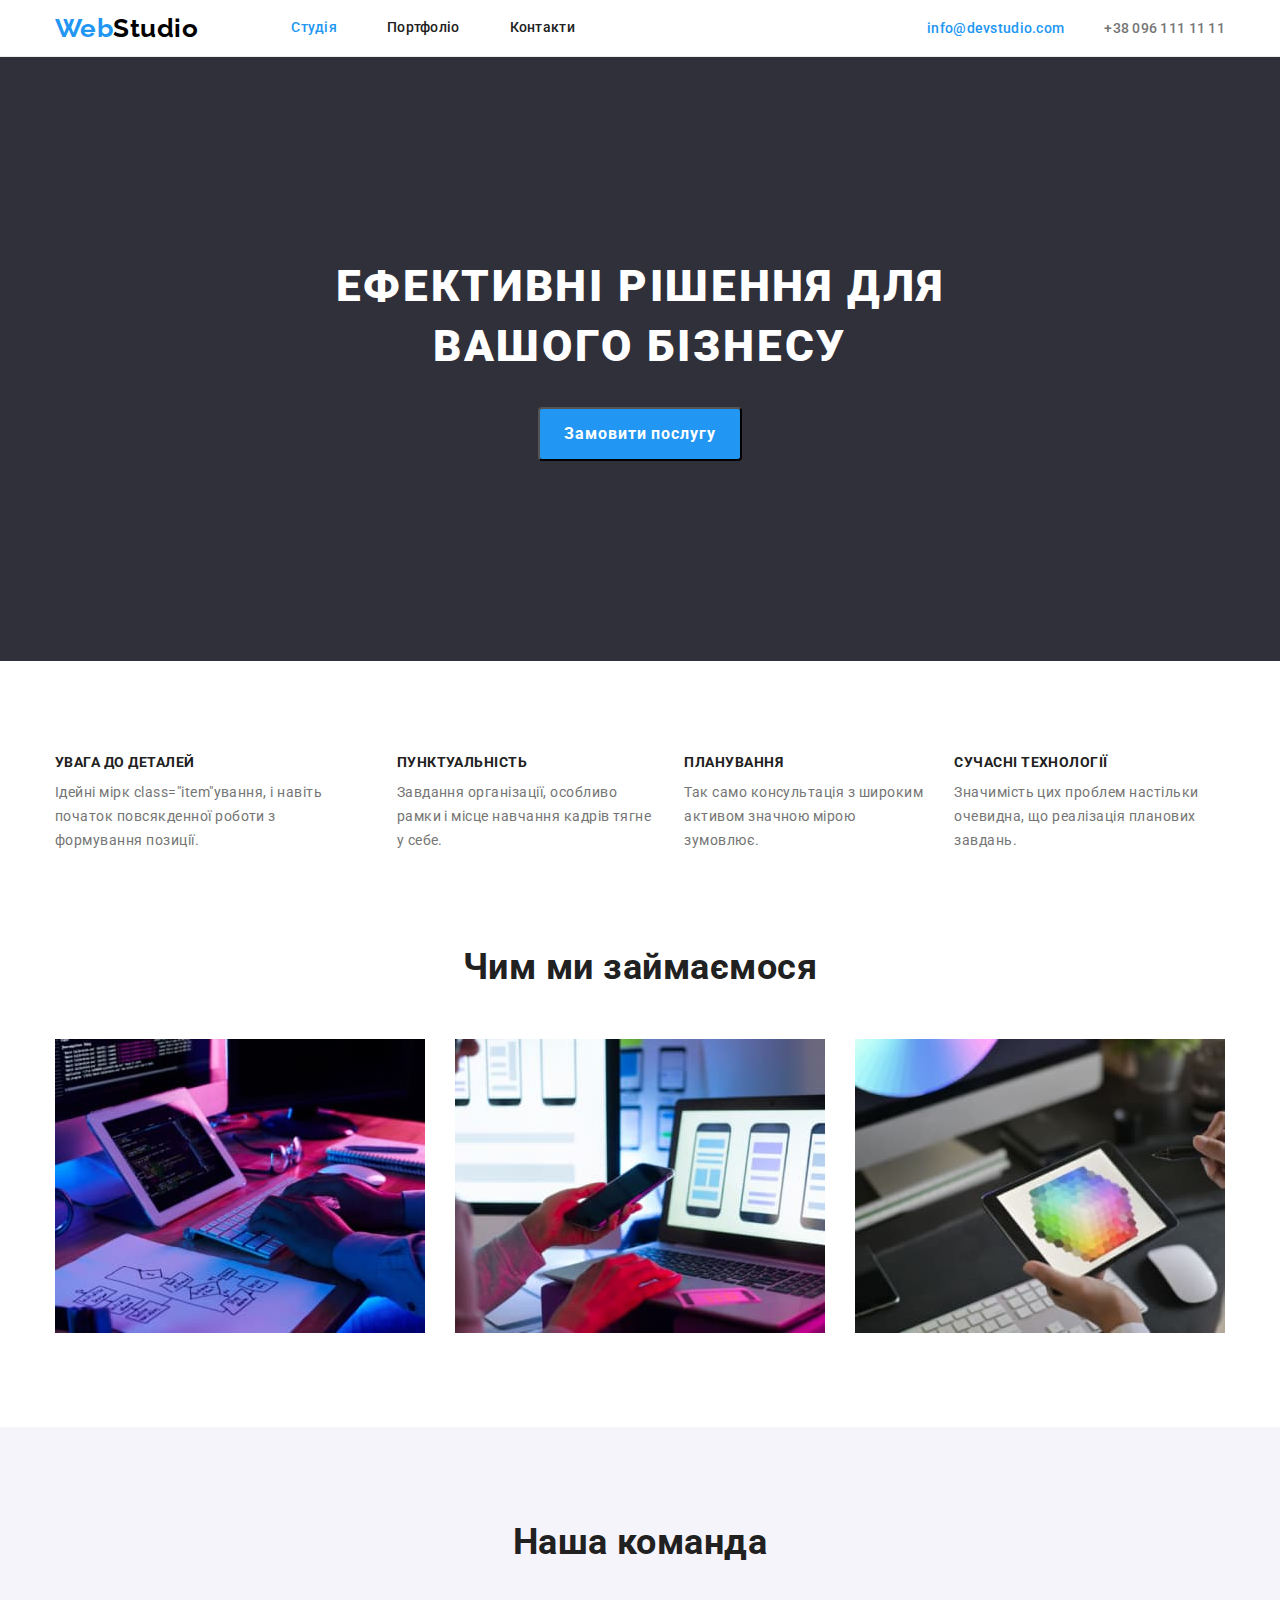
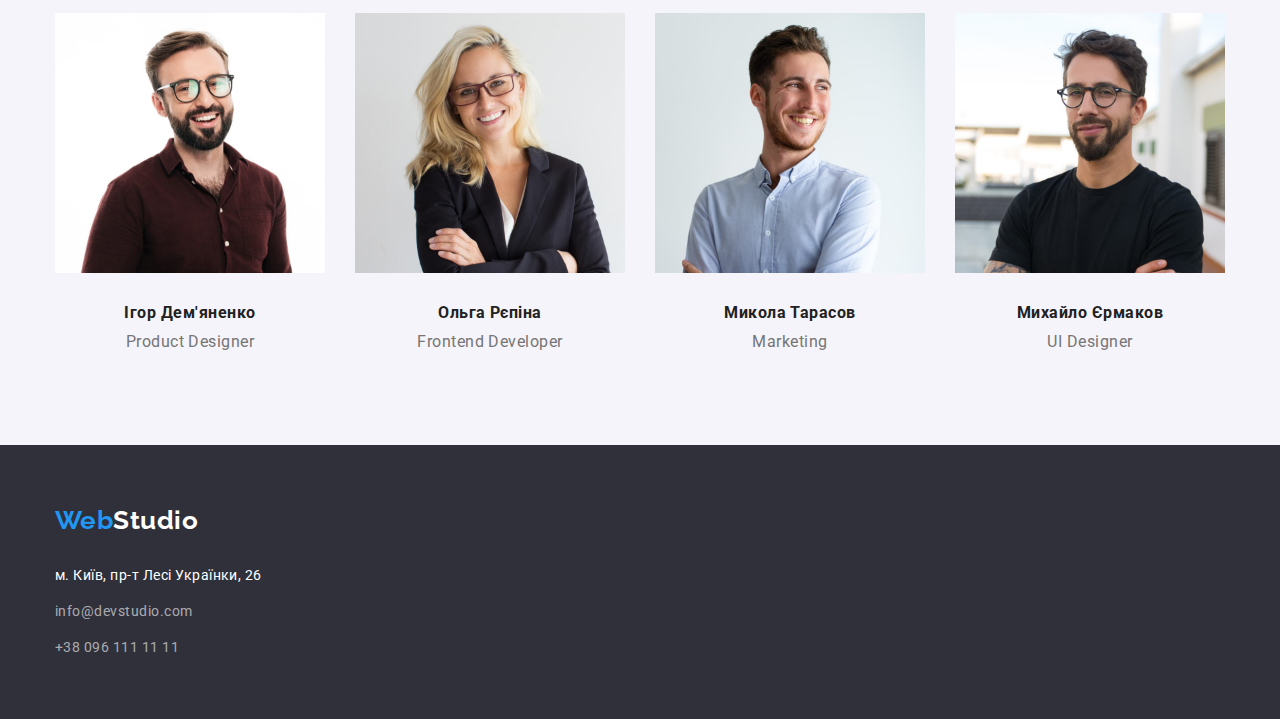
<file: index.html>
<!DOCTYPE html>
<html lang="uk">
<head>
    <meta charset="UTF-8">
    <meta http-equiv="X-UA-Compatible" content="IE=edge">
    <meta name="viewport" content="width=device-width, initial-scale=1.0">
    <title>WebStudio. Головна сторінка. Ефективні рішення для вашого бізнесу</title>
    <link href="https://fonts.googleapis.com/css2?family=Raleway:wght@700&family=Roboto:wght@400;500;700;900&display=swap"
        rel="stylesheet">
    <link rel="stylesheet" href="https://cdnjs.cloudflare.com/ajax/libs/modern-normalize/1.1.0/modern-normalize.min.css">
    <link rel="stylesheet" href="./css/styles.css">
</head>
<body>
    <!--Page header-->
    <header class="page-header">
        <div class="container">
        <nav class="nav">
        <!--Logo-->
        <a href="/" class="logo">Web<span class="studio-header">Studio</span></a>
        <!--Links to other pages-->
        <ul class="site-nav list">
            <li class="item"><a href="./index.html" class="link current">Студія</a></li>
            <li class="item"><a href="./portfolio.html" class="link">Портфоліо</a></li>
            <li class="item"><a href="" class="link">Контакти</a></li>
        </ul>        
        <!--Contacts-->
        <ul class="contact-nav list">
            <li class="item"><a href="mailto:info@devstudio.com" class="link mail">info@devstudio.com</a></li>
            <li class="item"><a href="tel:+380961111111" class="link tel">+38 096 111 11 11</a></li>
        </ul>
        </nav>
        </div>          
    </header>
    <!--Main content-->
    <main>
        <!--Order service-->
    <div>
        <section class="hero">
            <div class="container">
                <h1 class="title">ЕФЕКТИВНІ РІШЕННЯ ДЛЯ <br>ВАШОГО БІЗНЕСУ<br></h1>
                <button type="button" class="button">Замовити послугу</button>
            </div>                        
        </section>
    </div>
    <!--About service-->
    <section class="section advantage">
        <div class="container">
            <h2 class="section-title" hidden>Переваги</h2>
            <ul class="feature list">
                <li class="item">
                    <h3 class="title">Увага до деталей</h3>
                    <p class="text">Ідейні мірк class="item"ування, і навіть початок повсякденної роботи з формування позиції.</p>
                </li>
                <li class="item">
                    <h3 class="title">Пунктуальність</h3>
                    <p class="text">Завдання організації, особливо рамки і місце навчання кадрів тягне у себе.</p>
                </li>
                <li class="item">
                    <h3 class="title">Планування</h3>
                    <p class="text">Так само консультація з широким активом значною мірою зумовлює.</p>
                </li>
                <li class="item">
                    <h3 class="title">Сучасні технології</h3>
                    <p class="text">Значимість цих проблем настільки очевидна, що реалізація планових завдань.</p>
                </li>
            </ul>
        </div>        
    </section>
    <!--What do we do-->
    <section class="section">
        <div class="container">
            <h2 class="section-title">Чим ми займаємося</h2>
            <ul class="feature list">
                <li class="item">
                    <img src="./images/box1.jpg" alt="фото з клавіатурою" width="370">
                </li>
                <li class="item">
                    <img src="./images/box2.jpg" alt="фото з телефоном" width="370">
                </li>
                <li class="item">
                    <img src="./images/box3.jpg" alt="фото з планшетом" width="370">
                </li>
            </ul>
        </div>       
    </section>
    <!--Our team-->
    <section class="section team">
        <div class="container">
            <h2 class="section-title">Наша команда</h2>
            <ul class="feature list">
                <li class="item">
                    <img src="./images/foto1.jpg" alt="Фото Ігора Дем'яненка" width="270">
                    <h3 class="name">Ігор Дем'яненко</h3>
                    <p class="text" lang="en">Product Designer</p>
                </li>
                <li class="item">
                    <img src="./images/foto2.jpg" alt="Фото Ольги Рєпіної" width="270">
                    <h3 class="name">Ольга Рєпіна</h3>
                    <p class="text" lang="en">Frontend Developer</p>
                </li>
                <li class="item">
                    <img src="./images/foto3.jpg" alt="Фото Миколи Тарасова" width="270">
                    <h3 class="name">Микола Тарасов</h3>
                    <p class="text" lang="en">Marketing</p>
                </li>
                <li class="item">
                    <img src="./images/foto4.jpg" alt="Фото Михайла Єрмакова" width="270">
                    <h3 class="name">Михайло Єрмаков</h3>
                    <p class="text" lang="en">UI Designer</p>
                </li>
            </ul>
        </div>        
    </section>
    </main>
    <!--Footer-->
    <footer class="footer">
        <div class="container">
            <a href="/" class="logo">Web<span class="studio-footer">Studio</span></a>
            <address class="address">
                <p class="map">м. Київ, пр-т Лесі Українки, 26</p>
                <a href="mailto:info@devstudio.com" class="link mail">info@devstudio.com</a>
                <a href="tel:+380961111111" class="link tel">+38 096 111 11 11</a>
            </address>
        </div>        
    </footer>
</body>
</html>
</file>
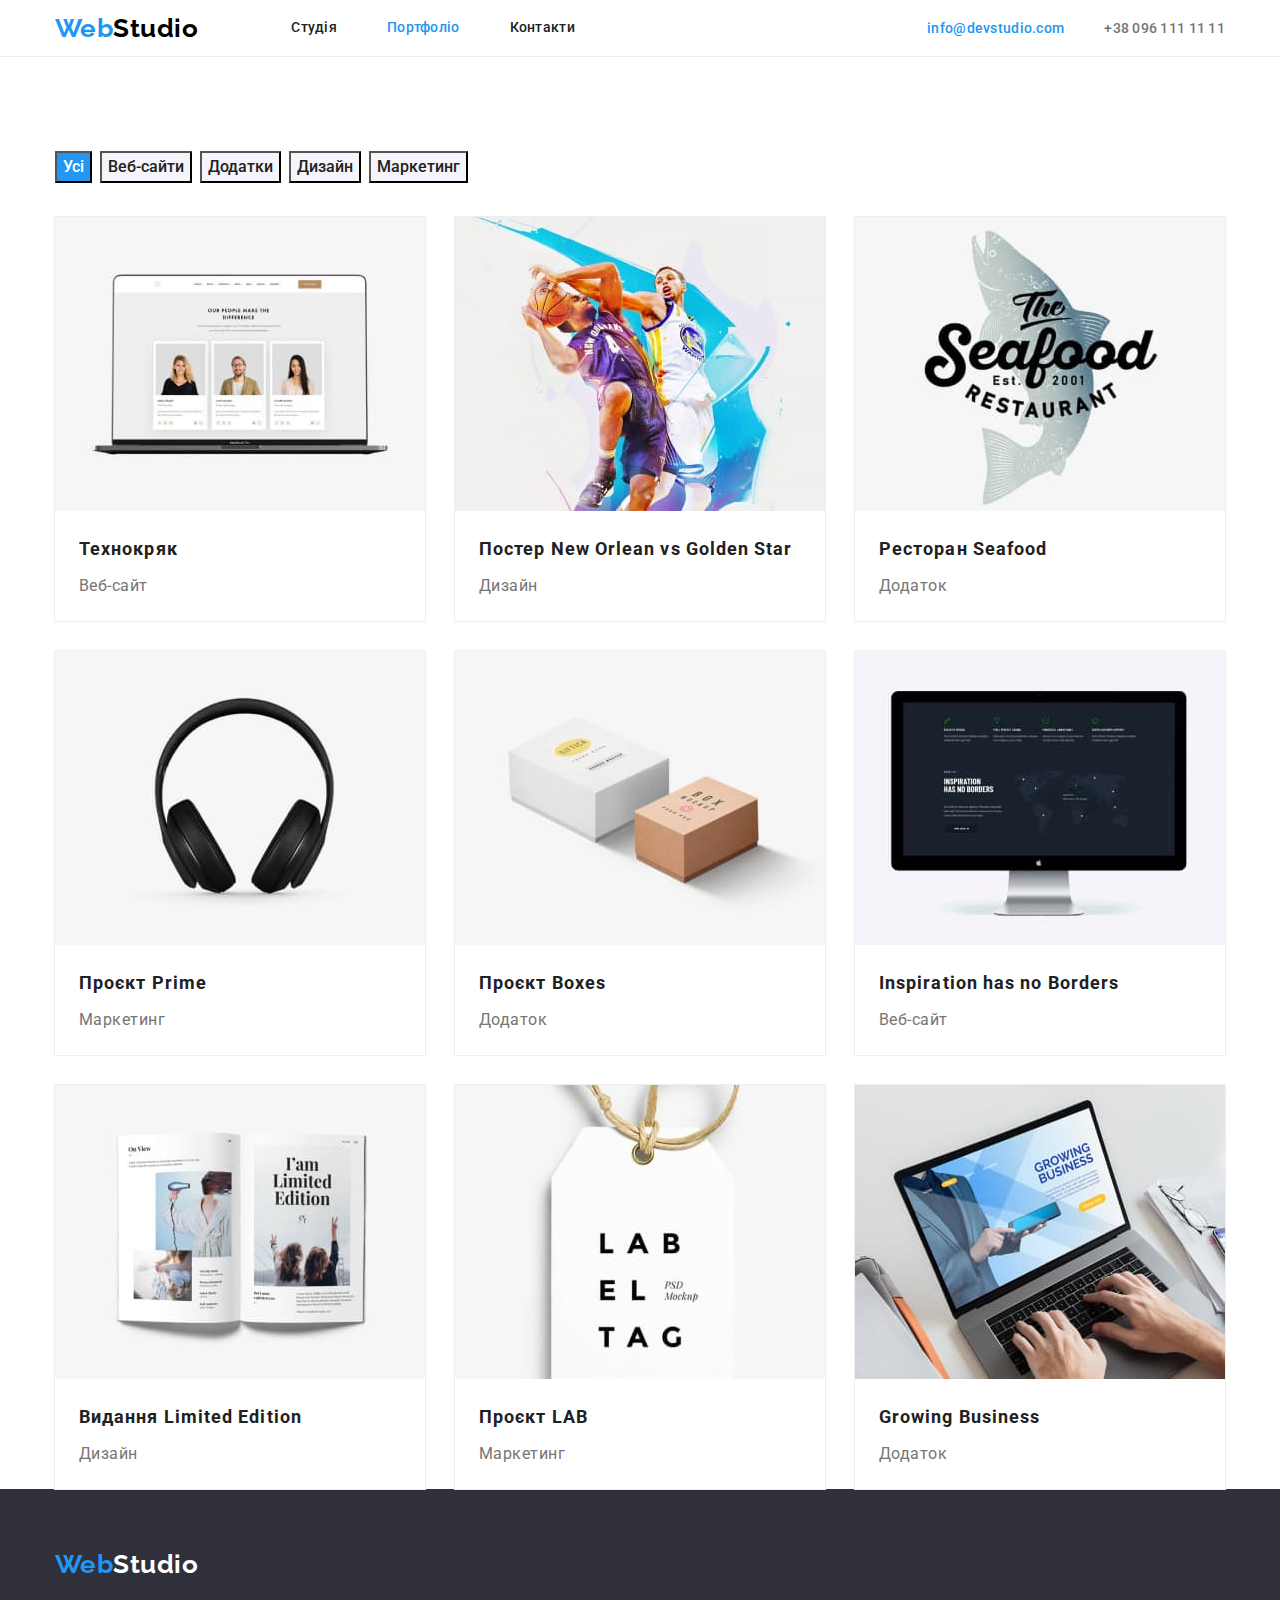
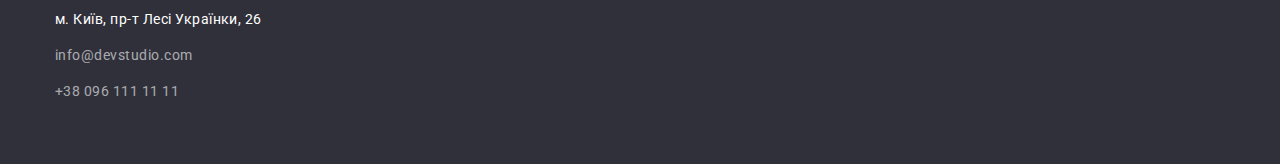
<file: portfolio.html>
<!DOCTYPE html>
<html lang="uk">
<head>
    <meta charset="UTF-8">
    <meta http-equiv="X-UA-Compatible" content="IE=edge">
    <meta name="viewport" content="width=device-width, initial-scale=1.0">
    <title>WebStudio. Портфоліо</title>
    <link href="https://fonts.googleapis.com/css2?family=Raleway:wght@700&family=Roboto:wght@400;500;700;900&display=swap"
        rel="stylesheet">
    <link rel="stylesheet" href="https://cdnjs.cloudflare.com/ajax/libs/modern-normalize/1.1.0/modern-normalize.min.css">
    <link rel="stylesheet" href="./css/styles.css">
</head>
<body>
    <!--Page header-->
    <header class="page-header">
        <div class="container">
        <nav class="nav">
            <!--Logo-->
            <a href="/" class="logo">Web<span class="studio-header">Studio</span></a>
            <!--Links to other pages-->
            <ul class="site-nav list">
                <li class="item"><a href="./index.html" class="link">Студія</a></li>
                <li class="item"><a href="./portfolio.html" class="link current">Портфоліо</a></li>
                <li class="item"><a href="" class="link">Контакти</a></li>
            </ul>        
        <!--Contacts-->
        <ul class="contact-nav list">
            <li class="item"><a href="mailto:info@devstudio.com" class="link mail">info@devstudio.com</a></li>
            <li class="item"><a href="tel:+380961111111" class="link tel">+38 096 111 11 11</a></li>
        </ul>
        </nav>
        </div>
    </header>
    <!-- Main content -->
    <main>
        <section class="portfolio">
            <div class="container">
                <h1 hidden>Портфоліо</h1>
                <!-- Buttons -->
                <ul class="buttons list">
                    <li class="item"><button class="link all" type="button">Усі</button></li>
                    <li class="item"><button class="link" type="button">Веб-сайти</button></li>
                    <li class="item"><button class="link" type="button">Додатки</button></li>
                    <li class="item"><button class="link" type="button">Дизайн</button></li>
                    <li class="item"><button class="link" type="button">Маркетинг</button></li>
                </ul>
                <!-- Projects -->
                <ul class="works list">
                    <li class="item">
                        <article class="card">
                            <a href="" class="service">
                                <div class="thumb">
                                    <img src="./images/img1.jpg" alt="Фото людей на мніторі" width="370">
                                </div>
                                <div class="case">                                
                                    <h2 class="title">Технокряк</h2>
                                    <p class="text">Веб-сайт</p>
                                </div>
                            </a>
                        </article>
                    </li>
                    <li class="item">
                        <article class="card">
                            <a href="" class="service">
                                <div class="thumb">
                                    <img src="./images/img2.jpg" alt="Баскетболісти" width="370">
                                </div>
                                <div class="case">
                                    <h2 class="title">Постер New Orlean vs Golden Star</h2>
                                    <p class="text">Дизайн</p>
                                </div>
                            </a>
                        </article>
                    </li>
                    <li class="item">
                        <article class="card">
                            <a href="" class="service">
                                <div class="thumb">
                                    <img src="./images/img3.jpg" alt="Логотип ресторану" width="370">
                                </div>
                                <div class="case">
                                    <h2 class="title">Ресторан Seafood</h2>
                                    <p class="text">Додаток</p>
                                </div>
                            </a>
                        </article>
                    </li>
                    <li class="item">
                        <article class="card">
                            <a href="" class="service">
                                <div class="thumb">
                                    <img src="./images/img4.jpg" alt="Навухники" width="370">
                                </div>
                                <div class="case">
                                    <h2 class="title">Проєкт Prime</h2>
                                    <p class="text">Маркетинг</p>
                                </div>
                            </a>
                        </article>
                    </li>
                    <li class="item">
                        <article class="card">
                            <a href="" class="service">
                                <div class="thumb">
                                    <img src="./images/img5.jpg" alt="Коробки" width="370">
                                </div>
                                <div class="case">
                                    <h2 class="title">Проєкт Boxes</h2>
                                    <p class="text">Додаток</p>
                                </div>
                            </a>
                        </article>
                    </li>
                    <li class="item">
                        <article class="card">
                            <a href="" class="service">
                                <div class="thumb">
                                    <img src="./images/img6.jpg" alt="Монітор" width="370">
                                </div>
                                <div class="case">
                                    <h2 class="title">Inspiration has no Borders</h2>
                                    <p class="text">Веб-сайт</p>
                                </div>
                            </a>
                        </article>
                    </li>
                    <li class="item">
                        <article class="card">
                            <a href="" class="service">
                                <div class="thumb">
                                    <img src="./images/img7.jpg" alt="Журнал" width="370">
                                </div>
                                <div class="case">
                                    <h2 class="title">Видання Limited Edition</h2>
                                    <p class="text">Дизайн</p>
                                </div>
                            </a>
                        </article>
                    </li>
                    <li class="item">
                        <article class="card">
                            <a href="" class="service">
                                <div class="thumb">
                                    <img src="./images/img8.jpg" alt="Етикетка" width="370">
                                </div>
                                <div class="case">
                                    <h2 class="title">Проєкт LAB</h2>
                                    <p class="text">Маркетинг</p>
                                </div>
                            </a>
                        </article>
                    </li>
                    <li class="item">
                        <article class="card">
                            <a href="" class="service">
                                <div class="thumb">
                                    <img src="./images/img9.jpg" alt="Ноутбук" width="370">
                                </div>
                                <div class="case">
                                    <h2 class="title">Growing Business</h2>
                                    <p class="text">Додаток</p>
                                </div>
                        </a>
                        </article>
                    </li>
                </ul>                
            </div>
        </section>
    </main>
    <!-- Footer -->
    <footer class="footer">
        <div class="container">
            <a href="/" class="logo">Web<span class="studio-footer">Studio</span></a>
            <address class="address">
                <p class="map">м. Київ, пр-т Лесі Українки, 26</p>
                <a href="mailto:info@devstudio.com" class="link mail">info@devstudio.com</a>
                <a href="tel:+380961111111" class="link tel">+38 096 111 11 11</a>
            </address>
        </div>
    </footer>
</body>
</html>
</file>
<file: css/styles.css>
/* основной цвет текста #212121*/
/* вторичный цвет теста #757575*/
/* цвет акцента #2196F3*/
/* белый цвет текста #FFFFFF*/
/* черный цвет лого #000000*/
/* серый цвет текста в футере rgba(255, 255, 255, 0.6)*/
/* бэкграунд цвет основной #FFFFFF */
/* бэкграунд цвет второстепенный #F5F4FA */
/* бэкграунд цвет хедера #FFFFFF */
/* бэкграунд кнопок фильтра #F5F4FA */
/* бэкграунд цвет футера и героя #2F303A */
/* цвет ссылок футера rgba(255, 255, 255, 0.6) */

*,
*::before,
*::after {
    box-sizing: border-box;
}

:root {
    --primary-text-color: #212121;
    --secondary-text-color: #757575;
    --accent-color: #2196F3;
    --primary-white-color: #FFFFFF;
    --works-item-gap: 30px;
}

body {
    background-color: #FFFFFF;
    color: var(--primary-text-color);

    font-family: roboto, sans-serif;
    letter-spacing: 0.03em;
    font-weight: 500;
}

.list {
    list-style: none;

    padding: 0;
    margin: 0;
}

.page-header {
    border-bottom: 1px solid #ECECEC;
}

.container {
    margin-left: auto;
    margin-right: auto;
    padding-left: 15px;
    padding-right: 15px;
    width: 1200px;
}

img {
    display: block;
    min-width: 100%;
    height: auto;
}

/* Logo */
.logo {
    color: var(--accent-color);

    text-decoration: none;
    font-family: raleway, cursive;
    font-weight: 700;
    font-size: 26px;
    line-height: 1.19;
}

.studio-header {
    color: #000000;
}

.studio-footer {
    color: #FFFFFF;
}

.logo:hover,
.logo:focus {
    color: aqua;
    background-color: var(--secondary-text-color);
}

/* Site nav */
.nav {
    display: flex;
    align-items: center;
}
.site-nav {
    display: flex;
    margin-left: 93px;
}

.site-nav .item:not(:last-child) {
    margin-right: 50px;
}

.site-nav .link {
    display: block;
    padding-top: 20px;
    padding-bottom: 20px;

    color: var(--primary-text-color);

    text-decoration: none;
    font-size: 14px;
    line-height: 1.14;
    letter-spacing: 0.02em;

    
}

.site-nav .link:hover,
.site-nav .link:focus {
    color: aqua;
    background-color: var(--secondary-text-color);
}

.site-nav .current{
    color: var(--accent-color);
}

/* Contact nav */
.contact-nav {
    display: flex;
    margin-left: auto;
}

.contact-nav .item+ .item {
    padding-left: 40px;
}

.contact-nav .link {
    text-decoration: none;
    font-size: 14px;
    line-height: 1.14;
    letter-spacing: 0.02em;
}

.contact-nav .mail {
    color: var(--accent-color);
}

.contact-nav .tel {
    color: var(--secondary-text-color);
}

.contact-nav .link:hover,
.contact-nav .link:focus {
    color: aqua;
    background-color: var(--secondary-text-color);
}

/* Hero */
.hero {
    background-color: #2F303A;
    text-align: center;
}

.hero .container {
    padding-top: 200px;
    padding-bottom: 200px;
    text-align: center;
}

.hero .title {
    color: #FFFFFF;

    font-weight: 900;
    font-size: 44px;
    line-height: 1.36;    
    letter-spacing: 0.06em;
    text-transform: uppercase;

    margin-top: 0;
    margin-bottom: 30px;
}

button {
    font-family: inherit;
}

.button {
    background-color: var(--accent-color);
    color: var(--primary-white-color);

    border-radius: 4px;
    padding: 10px 24px;
    text-align: center;
    min-width: 200px;
}

.hero .button {
    font-weight: 700;
    font-size: 16px;
    line-height: 1.88;
    align-items: center;
    text-align: center;
    letter-spacing: 0.06em;
}

.button:hover,
.button:focus {
    color: aqua;
    background-color: var(--secondary-text-color);
}

/* Section */
.section-title {
    color: var(--primary-text-color);

    font-weight: 700;
    font-size: 36px;
    line-height: 1.17;
    text-align: center;

    margin-top: 0;
    margin-bottom: 50px;
}

/* Features */
.advantage .container {
    margin-top: 94px;
    margin-bottom: 94px;
}
.feature .title {
    color: var(--primary-text-color);

    font-weight: 700;
    font-size: 14px;
    line-height: 1.14;
    text-transform: uppercase;

    margin-top: 0;
    margin-bottom: 10px;
}

.feature {
    display: flex;
}

.feature .item+ .item {
    padding-left: 30px;
}

.feature .text {
    color: var(--secondary-text-color);

    font-weight: 400;
    font-size: 14px;
    line-height: 1.71;

    margin-top: 0;
    margin-bottom: 0;
}
/* Team */
.team {
    background-color: #F5F4FA;
}

.team .container {
    margin-top: 94px;
    padding-top: 94px;
    padding-bottom: 94px;
}

.feature .name {
    font-size: 16px;
    line-height: 1.19;
    text-align: center;

    margin-top: 30px;
    margin-bottom: 10px;
}

.team .text {
    font-weight: 400;
    font-size: 16px;
    line-height: 1.19;
    text-align: center;
}

/* Filter */
.buttons {
    display: flex;
    margin-left: auto;
    margin-right: auto;
    
}

.buttons .item+ .item {
    padding-left: 8px;
}

.container .buttons {
    margin-top: 94px;
    margin-bottom: 34px;
}

.buttons .link {
    color: var(--primary-text-color);
    background-color: #F5F4FA;

    font-weight: 500;
    font-size: 16px;
    line-height: 1.63;
    text-align: center;
}

.buttons .link:hover,
.buttons .link:focus {
    color: aqua;
    background-color: var(--secondary-text-color);
}

.buttons .all {
    background-color: var(--accent-color);
    color: var(--primary-white-color);
}

.buttons .link {
    cursor: pointer;
}

/* Portfolio */
.works {
    display: flex;
    flex-wrap: wrap;

    margin-left: calc(-1 * var(--works-item-gap));
    margin-top: calc( -1 * var(--works-item-gap));
}

.works .item {
    flex-basis: calc(100% / 3 - var(--works-item-gap));
    margin-left: var(--works-item-gap);
    margin-top: var(--works-item-gap);
}

.works .service {
    text-decoration: none;
}

.works .text {
    color: var(--secondary-text-color);

    font-weight: 400;
    font-size: 16px;
    line-height: 1.88;
}

.works .title {
    color: var(--primary-text-color);

    font-weight: 700;
    font-size: 18px;
    line-height: 2;
    letter-spacing: 0.06em;
}

/* Card */
.works .item {
    outline: 1px solid #EEEEEE;
}

.case .title {
    margin-top: 0;
    margin-bottom: 0;
}

.case .text {
    margin-top: 4px;
    margin-bottom: 0;
}

.card .case {
    padding: 20px 24px;
}

/* Footer */
.footer {
    background-color: #2F303A;
}

.footer {
    padding-top: 60px;
    padding-bottom: 60px;
}

.address .map {
    color: #FFFFFF;

    margin-top: 0;
    margin-bottom: 0;
}

.address .link {
    text-decoration: none;
    color: rgba(255, 255, 255, 0.6);

    display: block;
}

.address .link:hover,
.address .link:focus {
    color: aqua;
    background-color: var(--secondary-text-color)
}

.address {
    font-style: normal;
    margin-top: 28px;
}

.address .map,
.address .link {
    font-weight: 400;
    font-size: 14px;
    line-height: 1.71;
}

.address .mail {
    margin-top: 12px;
    margin-bottom: 12px;
}
</file>
